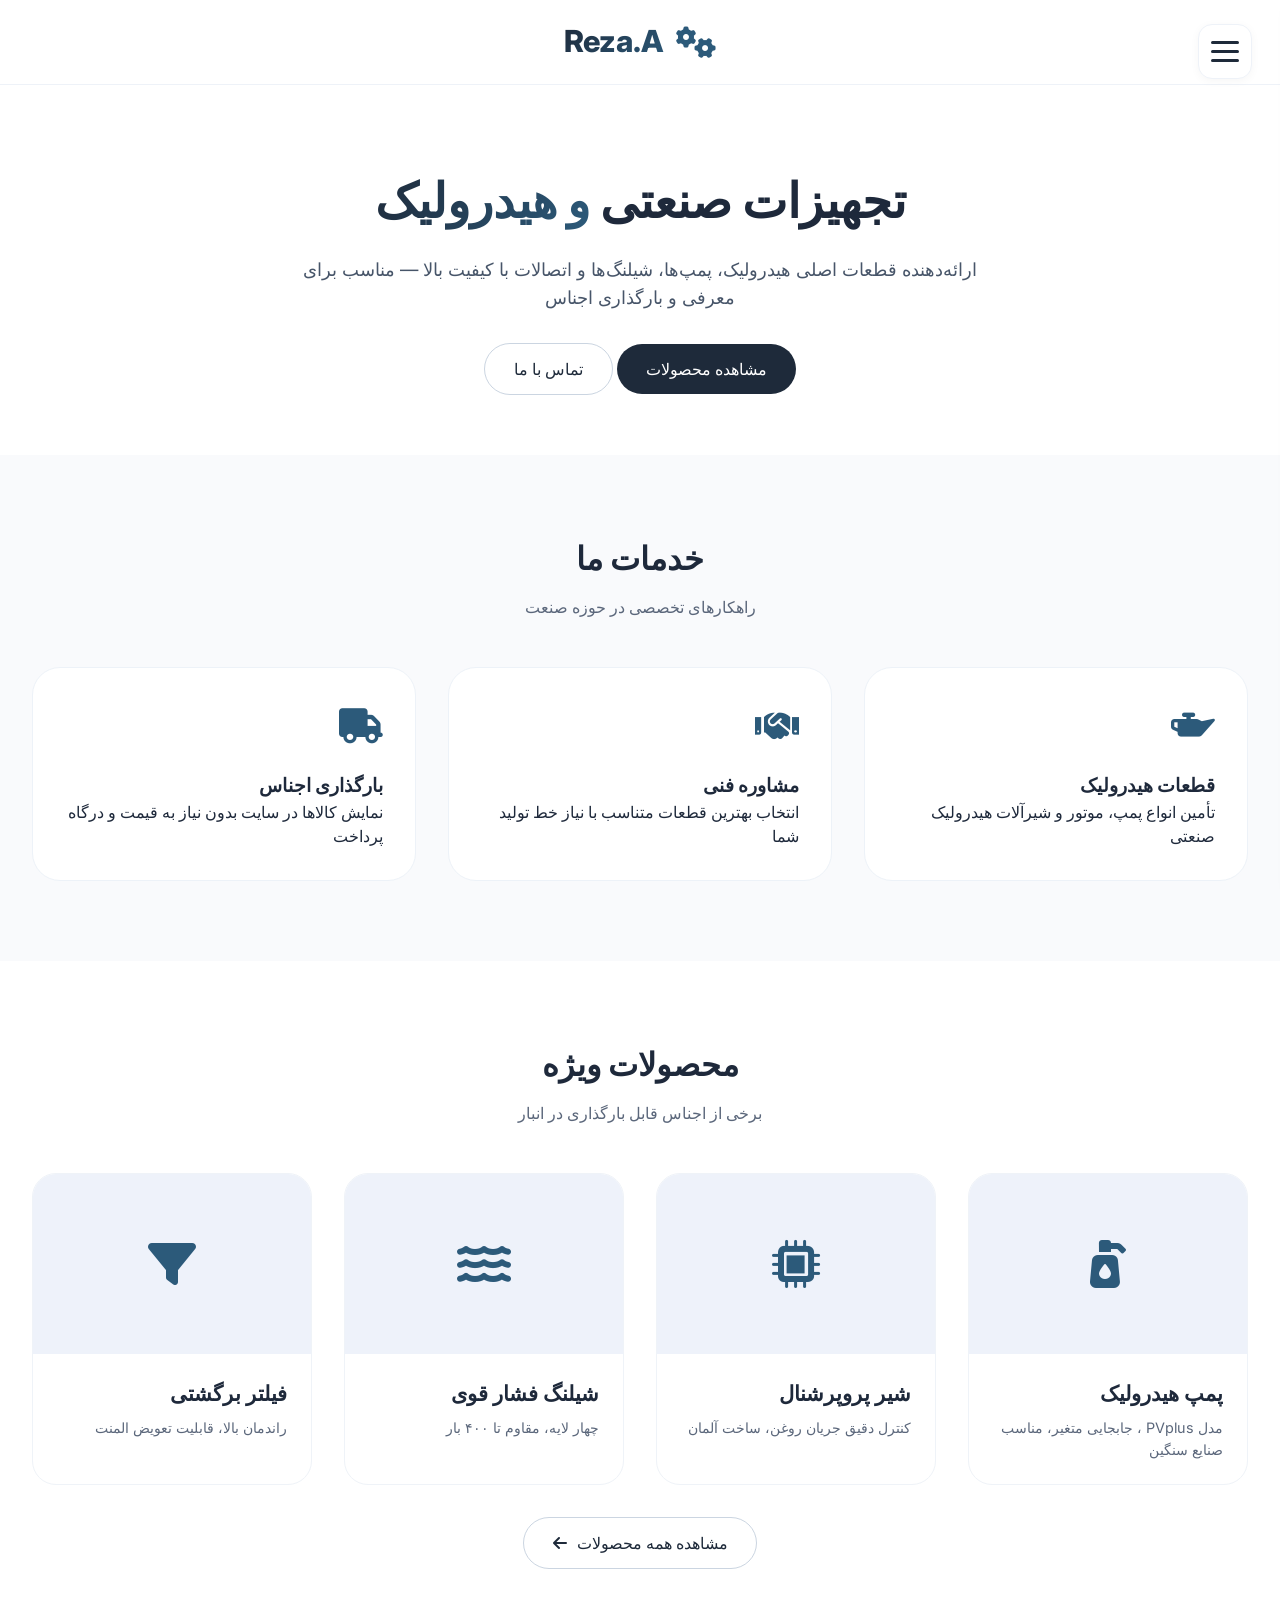
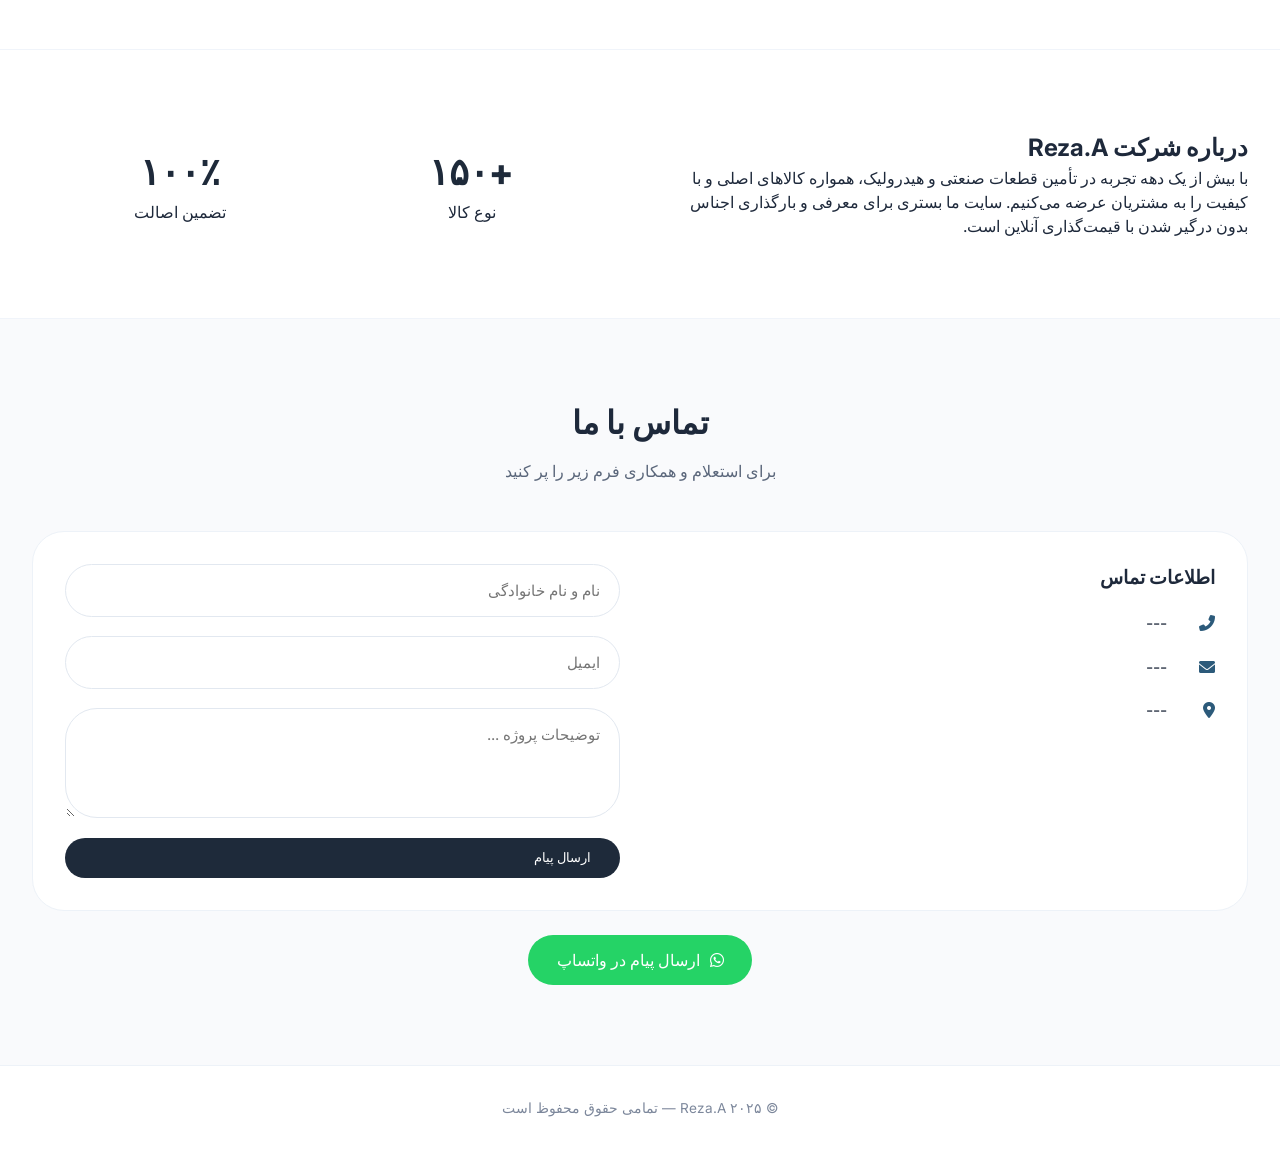
<file: index.html>
<!DOCTYPE html>
<html lang="fa" dir="rtl">
<head>
  <meta charset="UTF-8">
  <meta name="viewport" content="width=device-width, initial-scale=1.0">
  <title>Reza.A | طراحی وب حرفه‌ای</title>
  <!-- favicon (آیکون تب) -->
  <link rel="icon" type="image/svg+xml" href="data:image/svg+xml,%3Csvg xmlns='http://www.w3.org/2000/svg' viewBox='0 0 24 24' fill='%232c5a7a'%3E%3Cpath d='M19.14 7.5A9.94 9.94 0 0 1 21 12c0 5.52-4.48 10-10 10S1 17.52 1 12 5.48 2 11 2c1.6 0 3.12.38 4.48 1.05L13.5 5.5 17 9l2.14-1.5zM15 7.5L12 4.5 9 7.5l3 3 3-3z'/%3E%3C/svg%3E">
  <link rel="stylesheet" href="style.css">
  <link rel="stylesheet" href="https://cdnjs.cloudflare.com/ajax/libs/font-awesome/6.0.0-beta3/css/all.min.css">
  <link href="https://fonts.googleapis.com/css2?family=Inter:opsz,wght@14..32,300;400;500;600;700;800&display=swap" rel="stylesheet">
</head>
<body>

<div class="hamburger" id="hamburger">
  <div class="bar"></div>
  <div class="bar"></div>
  <div class="bar"></div>
</div>

<aside class="sidebar" id="sidebar">
  <div class="sidebar-close" id="sidebarClose">&times;</div>
  <nav class="sidebar-nav">
    <a href="#home"><i class="fas fa-home"></i> خانه</a>
    <a href="#services"><i class="fas fa-cogs"></i> خدمات</a>
    <a href="#products"><i class="fas fa-boxes"></i> محصولات</a>
    <a href="#about"><i class="fas fa-users"></i> درباره ما</a>
    <a href="#contact"><i class="fas fa-phone-alt"></i> تماس</a>
    <a href="products.html"><i class="fas fa-list-ul"></i> همه محصولات</a>
  </nav>
</aside>
<div class="overlay" id="overlay"></div>

<header class="main-header">
  <div class="container" style="display: flex; justify-content: center; align-items: center; gap: 12px;">
    <!-- آیکون جدید چرخ‌دنده صنعتی -->
    <i class="fas fa-cogs" style="font-size: 2rem; color: #2c5a7a;"></i>
    <div class="logo">Reza.A</div>
  </div>
</header>

<main>
  <section id="home" class="hero">
    <div class="container">
      <h1>تجهیزات صنعتی <span>و هیدرولیک</span></h1>
      <p>ارائه‌دهنده قطعات اصلی هیدرولیک، پمپ‌ها، شیلنگ‌ها و اتصالات با کیفیت بالا — مناسب برای معرفی و بارگذاری اجناس</p>
      <div class="hero-buttons">
        <a href="#products" class="btn btn-primary">مشاهده محصولات</a>
        <a href="#contact" class="btn btn-outline">تماس با ما</a>
      </div>
    </div>
  </section>

  <section id="services" class="services">
    <div class="container">
      <div class="section-title"><h2>خدمات ما</h2><p>راهکارهای تخصصی در حوزه صنعت</p></div>
      <div class="service-grid">
        <div class="service-card"><div class="service-icon"><i class="fas fa-oil-can"></i></div><h3>قطعات هیدرولیک</h3><p>تأمین انواع پمپ، موتور و شیرآلات هیدرولیک صنعتی</p></div>
        <div class="service-card"><div class="service-icon"><i class="fas fa-handshake"></i></div><h3>مشاوره فنی</h3><p>انتخاب بهترین قطعات متناسب با نیاز خط تولید شما</p></div>
        <div class="service-card"><div class="service-icon"><i class="fas fa-truck"></i></div><h3>بارگذاری اجناس</h3><p>نمایش کالاها در سایت بدون نیاز به قیمت و درگاه پرداخت</p></div>
      </div>
    </div>
  </section>

  <section id="products" class="products">
    <div class="container">
      <div class="section-title"><h2>محصولات ویژه</h2><p>برخی از اجناس قابل بارگذاری در انبار</p></div>
      <div class="product-grid">
        <div class="product-card"><div class="product-img"><i class="fas fa-pump-soap"></i></div><div class="product-info"><h3>پمپ هیدرولیک</h3><p>مدل PVplus ، جابجایی متغیر، مناسب صنایع سنگین</p></div></div>
        <div class="product-card"><div class="product-img"><i class="fas fa-microchip"></i></div><div class="product-info"><h3>شیر پروپرشنال</h3><p>کنترل دقیق جریان روغن، ساخت آلمان</p></div></div>
        <div class="product-card"><div class="product-img"><i class="fas fa-water"></i></div><div class="product-info"><h3>شیلنگ فشار قوی</h3><p>چهار لایه، مقاوم تا ۴۰۰ بار</p></div></div>
        <div class="product-card"><div class="product-img"><i class="fas fa-filter"></i></div><div class="product-info"><h3>فیلتر برگشتی</h3><p>راندمان بالا، قابلیت تعویض المنت</p></div></div>
      </div>
      <div class="text-center" style="margin-top: 2rem;"><a href="products.html" class="btn btn-outline">مشاهده همه محصولات <i class="fas fa-arrow-left"></i></a></div>
    </div>
  </section>

  <section id="about" class="about">
    <div class="container about-inner">
      <div class="about-text"><h2>درباره شرکت Reza.A</h2><p>با بیش از یک دهه تجربه در تأمین قطعات صنعتی و هیدرولیک، همواره کالاهای اصلی و با کیفیت را به مشتریان عرضه می‌کنیم. سایت ما بستری برای معرفی و بارگذاری اجناس بدون درگیر شدن با قیمت‌گذاری آنلاین است.</p></div>
      <div class="about-stats"><div class="stat"><div class="stat-number">+۱۵۰</div><p>نوع کالا</p></div><div class="stat"><div class="stat-number">۱۰۰٪</div><p>تضمین اصالت</p></div></div>
    </div>
  </section>

  <section id="contact" class="contact">
    <div class="container">
      <div class="section-title"><h2>تماس با ما</h2><p>برای استعلام و همکاری فرم زیر را پر کنید</p></div>
      <div class="contact-wrapper">
        <div class="contact-info">
          <h3>اطلاعات تماس</h3>
          <div class="contact-detail"><i class="fas fa-phone-alt"></i> <span>---</span></div>
          <div class="contact-detail"><i class="fas fa-envelope"></i> <span>---</span></div>
          <div class="contact-detail"><i class="fas fa-map-marker-alt"></i> <span>---</span></div>
        </div>
        <form class="contact-form" id="contactForm">
          <input type="text" id="contactName" placeholder="نام و نام خانوادگی" required>
          <input type="email" id="contactEmail" placeholder="ایمیل" required>
          <textarea id="contactMessage" rows="4" placeholder="توضیحات پروژه ..." required></textarea>
          <button type="submit" class="btn" style="background:#1e2a3a;">ارسال پیام</button>
        </form>
      </div>
      <div class="whatsapp-link-container" style="text-align: center; margin-top: 1.5rem;">
        <a href="https://wa.me/989307211787?text=سلام%20من%20از%20سایت%20Reza.A%20پیام%20می‌دهم" target="_blank" class="btn btn-outline" style="background:#25D366; color:white; border:none;">
          <i class="fab fa-whatsapp"></i> ارسال پیام در واتساپ
        </a>
      </div>
    </div>
  </section>
</main>

<footer>
  <div class="container"><p>© ۲۰۲۵ Reza.A — تمامی حقوق محفوظ است</p></div>
</footer>

<script src="script.js"></script>
</body>
</html>
</file>
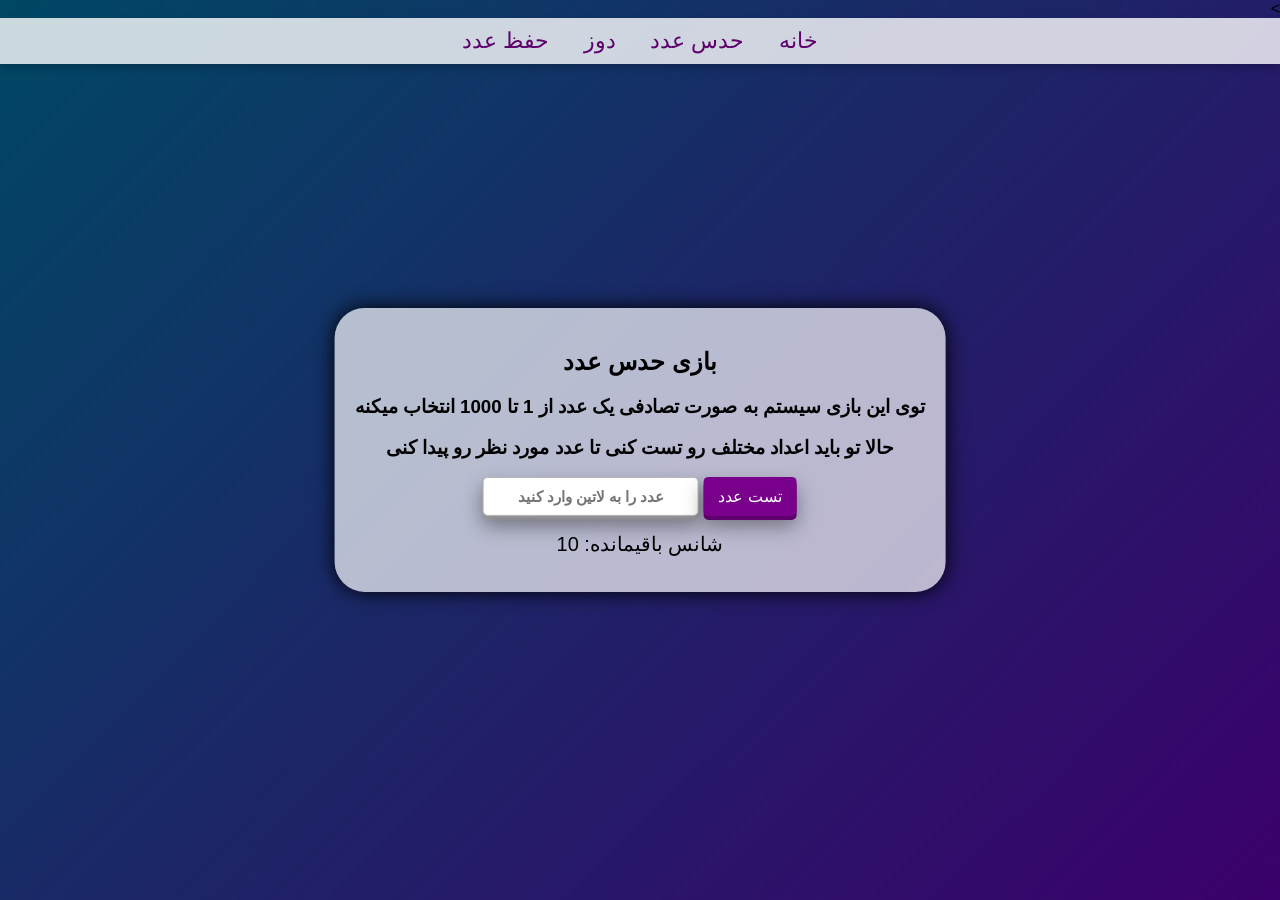
<file: game1.html>
<html>
<head>
    <meta name="viewport" content="width=device-width, initial-scale=1.0">
    <title>حدس عدد</title>
    <style>
        body{
            font-family: Arial, sans-serif;
            margin: 0;
            direction: rtl;
            background: linear-gradient(135deg, #004864, #3b006b, #004864, #3b006b, #004864, #3b006b);
            background-size: 500% 500%;
            animation: gradientShift 20s ease infinite;
        }
        @keyframes gradientShift {
            0% {
                background-position: 0% 50%;
            }
            50% {
                background-position: 100% 50%;
            }
            100% {
                background-position: 0% 50%;
            }
        }
        .ribon{
            background-color: #ffffffcc; 
            padding: 10px; 
            text-align: center; 
            box-shadow: 0 4px 8px rgba(0,0,0,0.2);
            transition: transform 0.3s ease, box-shadow 0.3s ease;
	    z-index: 1000;
	    position: fixed;
            top: 2%;
            left: 0;
            right: 0;
   	    z-index: 1000;
        }
        .ribon:hover {
            transform: translateY(0px);
            transform: scaleY(1.00);
            box-shadow: 0 16px 28px rgba(0, 0, 0, 0.448);
        }
        .hadsAdad {
            position: absolute;
            top: 50%;
            left: 50%;
            transform: translate(-50%, -50%);
            background: rgba(255, 255, 255, 0.691);
            box-shadow: 0 0 20px rgb(0, 0, 0);
            border-radius: 30px;
            text-align: center;
            padding: 20px;
            transition: transform 0.3s ease, box-shadow 0.3s ease;
            width: auto;
            height: auto;
        }
        .hadsAdad:hover{
            transform: translate(-50%, -50%) scale(1.01);
            box-shadow: 0 0 40px rgb(0, 0, 0);
        }
        input {
            font-size: 15px;
            color: #78008a;
            text-align: center;
            font-weight: bold;
            padding: 10px;
            border-radius: 5px;
            border: 1px solid rgb(181, 181, 181);
            box-shadow: 0 3px 3px #949494, 0 10px 20px rgba(0, 0, 0, 0.4);
        }
        #button1 {
            background-color: #78008a;
            color: white;
            border: none;
            padding: 10px 15px;
            font-size: 16px;
            cursor: pointer;
            border-radius: 5px;
            box-shadow: 0 4px 0 #5e006c, 0 10px 20px rgba(0, 0, 0, 0.4);
            transition: transform 0.25s ease-out, box-shadow 0.25s ease-out;
            transition: transform 0.3s ease, box-shadow 0.3s ease;
        }
        #button1:hover {
            transform: translateY(0px);
            transform: scale(1.05);
            box-shadow: 0 4px 0 #5e006c, 0 10px 20px rgba(0, 0, 0, 0.4);        
        }
        #button1:active {
            transform: translateY(0px);
            transform: scale(1.025);
            box-shadow: 0 4px 0 #5e006c, 0 10px 20px rgba(0, 0, 0, 0.4);        
        }
        #button2 {
            display: inline-block;
            text-decoration: none; 
            text-align: center;
            background-color: #c0c0c000;
            height: auto;
            color: #5e006c;
            border: none;
            font-size: 22px;
            cursor: pointer;
            border-radius: 5px;
            transition: transform 0.3s ease, box-shadow 0.3s ease;
        }
        #button2:hover {
            transform: translateY(0px);
            transform: scale(1.09);
        }
        #button2:active {
            transform: translateY(0px);
            transform: scale(1.025);
        }
        @media screen and (max-width: 768px) {
            body{
                font-family: Arial, sans-serif;
                margin: 0;
                direction: rtl;
                background: linear-gradient(135deg, #006f9b, #7f00a2, #006f9b, #7f00a2, #006f9b, #7f00a2);
                background-size: 500% 500%;
                animation: gradientShift 20s ease infinite;
            }
	    .ribon {
        	background-color: #ffffffcc;
        	padding: 8px 5px;
        	text-align: center;
        	box-shadow: 0 4px 8px rgba(0,0,0,0.2);
        	transition: transform 0.3s ease, box-shadow 0.3s ease;
        	position: fixed; 
        	top: 2%;      
        	left: 0;
        	right: 0;
        	z-index: 1000;
        	display: flex;      
        	flex-wrap: wrap;  
        	justify-content: center; 
        	gap: 10px;             
       		font-size: 16px;    
            }
            .hadsAdad{
                position: static;
                transform: none;
                margin: 60px auto 20px auto;
                width: 90%;
                background-color: rgba(255, 255, 255, 0.95);
                border-radius: 20px;
                box-shadow: 0 0 15px rgba(0, 0, 0, 0.3);
                padding: 20px;
            }
            .hadsAdad:hover{
                
                transform: none;
                box-shadow: 0 0 40px rgb(0, 0, 0);
            }
            h1, h2, h3, h4 {
                font-size: 90%;
            }
            input {
                width: 100%;
                font-size: 16px;
                margin-bottom: 10px;
            }
            #button1 {
                width: auto;
                height: auto;
                padding: 10px;
                font-size: 18px;
            }
            #button1:hover {
                transform: translateY(0px);
                transform: scale(1);
                box-shadow: 0 4px 0 #5e006c, 0 10px 20px rgba(0, 0, 0, 0.4);
            }
            #button2:hover {
                transform: translateY(0px);
                transform: scale(1);
            }
        }
    </style>
</head>>
<body>
    <div class="ribon">
        <a href="index.html" id="button2" style="margin: 0 15px;">خانه</a>
        <a href="game1.html" id="button2" style="margin: 0 15px;">حدس عدد</a>
        <a href="game2.html" id="button2" style="margin: 0 15px;">دوز</a>
        <a href="game3.html" id="button2" style="margin: 0 15px;">حفظ عدد</a>
    </div>
    <div class="hadsAdad">
        <h2>بازی حدس عدد</h2>
        <h3>توی این بازی سیستم به صورت تصادفی یک عدد از 1 تا 1000 انتخاب میکنه</h3>
        <h3</h3>
        <h3>حالا تو باید اعداد مختلف رو تست کنی تا عدد مورد نظر رو پیدا کنی</h3>
        <button onclick="checkNum()" id="button1">تست عدد</button>
        <input id="x" placeholder="عدد را به لاتین وارد کنید">
        <p id="output"></p>
        <p id="shans"><span dir="ltr" style="font-size: 20px;">10 :شانس باقیمانده</span></p>
    </div>
    <script>
        let secretNumber = Number(Math.floor(Math.random() * 1000) + 1);
        let countShans = 10;
        function checkNum() {
            let userNumber = Number(document.getElementById("x").value);
            let outputMessage = document.getElementById("output");
            let outputShans = document.getElementById("shans");
            if (countShans > 0)
            {
                if (userNumber > 0 && userNumber < 1001)
                {
                    if (userNumber > secretNumber) 
                    {
                        --countShans;
                        outputMessage.textContent = "😳حاجی چخبرته!";
                        outputMessage.style.fontSize = "20px";
                        
                    }
                    if (userNumber < secretNumber) 
                    {
                        --countShans;
                        outputMessage.textContent = "🤦‍♂️ناموسا خیلی کمه";
                        outputMessage.style.fontSize = "20px";
                        
                    }
                    if (userNumber === secretNumber) 
                    {
                        --countShans;
                        outputMessage.textContent = "😂چه عجب درست زدی";
                        outputMessage.style.fontSize = "20px";
                    }
                    else if (countShans <= 0)
                    {
                        outputMessage.textContent = "باید عدد: " + secretNumber + " رو انتخاب میکردی ";
                        outputMessage.style.fontSize = "20px";
                    }
                    
                    outputShans.style.fontSize = 18;
                    outputShans.textContent = "شانس باقیمانده: " + countShans;
                    outputShans.style.fontSize = "20px";
                }
            }
            
        }
    </script>
</body>
</html>
</file>
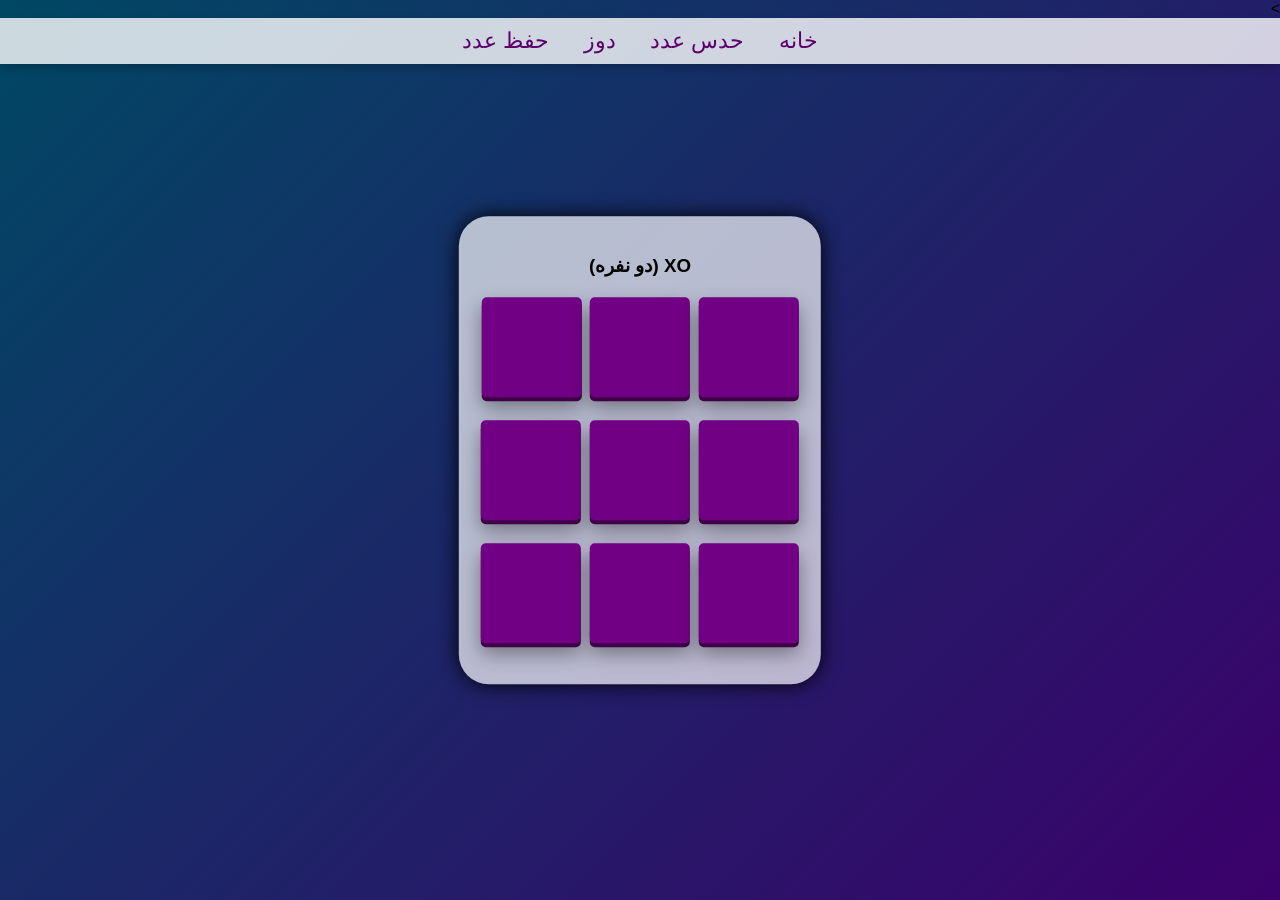
<file: game2.html>
<html>
<head>
    <meta name="viewport" content="width=device-width, initial-scale=1.0">
    <title>دوز</title>
    <style>
        body{
            font-family: Arial, sans-serif;
            margin: 0;
            direction: rtl;
            background: linear-gradient(135deg, #004864, #3b006b, #004864, #3b006b, #004864, #3b006b);
            background-size: 500% 500%;
            animation: gradientShift 20s ease infinite;
        }
        @keyframes gradientShift {
            0% {
                background-position: 0% 50%;
            }
            50% {
                background-position: 100% 50%;
            }
            100% {
                background-position: 0% 50%;
            }
        }
        .ribon{
            background-color: #ffffffcc; 
            padding: 10px; 
            text-align: center; 
            box-shadow: 0 4px 8px rgba(0,0,0,0.2);
            transition: transform 0.3s ease, box-shadow 0.3s ease;
	    z-index: 1000;
	    position: fixed;
            top: 2%;
            left: 0;
            right: 0;
   	    z-index: 1000;
        }
        .ribon:hover {
            transform: translateY(0px);
            transform: scaleY(1.00);
            box-shadow: 0 16px 28px rgba(0, 0, 0, 0.448);
        }
        .XO{
            position: absolute;
            top: 50%;
            left: 50%;
            transform: translate(-50%, -50%);
            background: rgba(255, 255, 255, 0.691);
            box-shadow: 0 0 20px rgb(0, 0, 0);
            border-radius: 30px;
            text-align: center;
            padding: 20px;
            transition: transform 0.3s ease, box-shadow 0.3s ease;
            width: auto;
            height: auto;
        }
        .XO:hover {
            transform: translate(-50%, -50%) scale(1.01);
            box-shadow: 0 0 40px rgb(0, 0, 0);
        }
        #button2 {
            display: inline-block;
            text-decoration: none; 
            text-align: center;
            background-color: #c0c0c000;
            height: auto;
            color: #5e006c;
            border: none;
            font-size: 22px;
            cursor: pointer;
            border-radius: 5px;
            transition: transform 0.3s ease, box-shadow 0.3s ease;
        }
        #button2:hover {
            transform: translateY(0px);
            transform: scale(1.09);
        }
        #button2:active {
            transform: translateY(0px);
            transform: scale(1.025);
        }
        #buttonXO {
            background-color: #720084;
            color: #720084;
            border: none;
            width: 100px;
            height: 100px;
            font-size: 46px;
            cursor: pointer;
            border-radius: 5px;
            box-shadow: 0 4px 0 #3f0048, 0 10px 20px rgba(0, 0, 0, 0.4);
            margin: 2px;
            /* اضافه کردن انیمیشن نرم */
            transition: transform 1.25s ease-out, box-shadow 1.25s ease-out;
            transition: transform 0.3s ease, box-shadow 0.3s ease;
        }
        #buttonXO:hover {
            transform: translateY(0px);
            transform: scale(1.07);
            box-shadow: 0 4px 0 #4e005a, 0 10px 20px rgba(0, 0, 0, 0.4);
        }
        #buttonXO:active {
            transform: translateY(0px);
            transform: scale(1.035);
            box-shadow: 0 4px 0 #4e005a, 0 10px 20px rgba(0, 0, 0, 0.4);
        }
 
        @media screen and (max-width: 768px) {
            body{
                font-family: Arial, sans-serif;
                margin: 0;
                direction: rtl;
                background: linear-gradient(135deg, #006f9b, #7f00a2, #006f9b, #7f00a2, #006f9b, #7f00a2);
                background-size: 500% 500%;
                animation: gradientShift 20s ease infinite;
            }
	    .ribon {
        	background-color: #ffffffcc;
        	padding: 8px 5px;
        	text-align: center;
        	box-shadow: 0 4px 8px rgba(0,0,0,0.2);
        	transition: transform 0.3s ease, box-shadow 0.3s ease;
        	position: fixed;  
        	top: 2%;         
        	left: 0;
        	right: 0;
        	z-index: 1000;
        	display: flex;         
        	flex-wrap: wrap;        
        	justify-content: center; 
        	gap: 10px;              
       		font-size: 16px;       
            }
            .XO{
                position: static;
                transform: none;
                margin: 60px auto 20px auto;
                width: 90%;
                background-color: rgba(255, 255, 255, 0.95);
                border-radius: 20px;
                box-shadow: 0 0 15px rgba(0, 0, 0, 0.3);
                padding: 20px;
            }
            .XO:hover{
                transform: none;
                box-shadow: 0 0 40px rgb(0, 0, 0);
            }
            h1, h2, h3, h4 {
                font-size: 90%;
            }
            #button2:hover {
                transform: translateY(0px);
                transform: scale(1);
            }
            #buttonXO {
            width: 100px;
            height: 100px;
            font-size: 46px;
            box-shadow: 3px 3px 3px rgba(0, 0, 0, 0.659);
            }
            #buttonXO:hover {
                transform: translateY(0px);
                transform: scale(1);
                box-shadow: 3px 3px 3px rgba(0, 0, 0, 0.659);
            }
        }
    </style>
</head>>
<body>
	<div class="ribon">
        <a href="index.html" id="button2" style="margin: 0 15px;">خانه</a>
        <a href="game1.html" id="button2" style="margin: 0 15px;">حدس عدد</a>
        <a href="game2.html" id="button2" style="margin: 0 15px;">دوز</a>
        <a href="game3.html" id="button2" style="margin: 0 15px;">حفظ عدد</a>
    </div>
    <div class="XO">
        <h3><span dir="ltr">XO</span> (دو نفره)</h3>
        <button onclick="CheckXO(this); buttonXO1(); winXO()" id="buttonXO"">.</button>
        <button onclick="CheckXO(this); buttonXO2(); winXO()" id="buttonXO">.</button>
        <button onclick="CheckXO(this); buttonXO3(); winXO()" id="buttonXO">.</button>
        <h3></6>
        <button onclick="CheckXO(this); buttonXO4(); winXO()" id="buttonXO">.</button>
        <button onclick="CheckXO(this); buttonXO5(); winXO()" id="buttonXO">.</button>
        <button onclick="CheckXO(this); buttonXO6(); winXO()" id="buttonXO">.</button>
        <h3></6>
        <button onclick="CheckXO(this); buttonXO7(); winXO()" id="buttonXO">.</button>
        <button onclick="CheckXO(this); buttonXO8(); winXO()" id="buttonXO">.</button>
        <button onclick="CheckXO(this); buttonXO9(); winXO()" id="buttonXO">.</button>
    </div>
    <script>
        let countXO = 0;
        let board = [
            ["1", "2", "3"],
            ["4", "5", "6"],
            ["7", "8", "9"]
        ];
        function CheckXO(btn) {  
            if (countXO < 9)
            {         
                if (btn.innerText === ".") 
                {
                    if(countXO % 2 === 0)
                    {
                        btn.innerText = "X";
                        btn.style.color = "red";
                    }
                    if(countXO % 2 !== 0)
                    {
                        btn.innerText = "O";
                        btn.style.color = "blue";
                    }
                    countXO += 1;
                    
                }
            }
        }
        function winXO()
        {
            
            for (let countWin = 0; countWin < 3; ++countWin)
            {
                if (countXO < 9)
                {
                    if ((board[countWin][0] === board[countWin][1] && board[countWin][1] === board[countWin][2]) ||
                        (board[0][countWin] === board[1][countWin] && board[1][countWin] === board[2][countWin])) 
                    {
                        if(countXO % 2 !== 0){alert("X برنده بازیکن");}
                        else{alert("O برنده بازیکن");}
                        countXO += 9;
                    }
                }
                if (countXO < 9)
                {
                    if ((board[0][0] === board[1][1] && board[1][1] === board[2][2]) ||
                        (board[0][2] === board[1][1] && board[1][1] === board[2][0])) 
                    {
                        if(countXO % 2 !== 0){alert("X برنده بازیکن");}
                        else{alert("O برنده بازیکن");}
                        countXO += 9;
                    }
                }
            }
        }
        function buttonXO1(){
            if (countXO % 2 !== 0) {board[0][0] = "X"}
            if (countXO % 2 === 0) {board[0][0] = "O"}winXO()}
        function buttonXO2(){
            if (countXO % 2 !== 0) {board[0][1] = "X"}
            if (countXO % 2 === 0) {board[0][1] = "O"}winXO()}
        function buttonXO3(){
            if (countXO % 2 !== 0) {board[0][2] = "X"}
            if (countXO % 2 === 0) {board[0][2] = "O"}winXO()}
        function buttonXO4(){
            if (countXO % 2 !== 0) {board[1][0] = "X"}
            if (countXO % 2 === 0) {board[1][0] = "O"}winXO()}
        function buttonXO5(){
            if (countXO % 2 !== 0) {board[1][1] = "X"}
            if (countXO % 2 === 0) {board[1][1] = "O"}winXO()}
        function buttonXO6(){
            if (countXO % 2 !== 0) {board[1][2] = "X"}
            if (countXO % 2 === 0) {board[1][2] = "O"}winXO()}
        function buttonXO7(){
            if (countXO % 2 !== 0) {board[2][0] = "X"}
            if (countXO % 2 === 0) {board[2][0] = "O"}winXO()}
        function buttonXO8(){
            if (countXO % 2 !== 0) {board[2][1] = "X"}
            if (countXO % 2 === 0) {board[2][1] = "O"}winXO()}
        function buttonXO9(){
            if (countXO % 2 !== 0) {board[2][2] = "X"}
            if (countXO % 2 === 0) {board[2][2] = "O"}winXO()}
    </script>
</body>
</html>
</file>
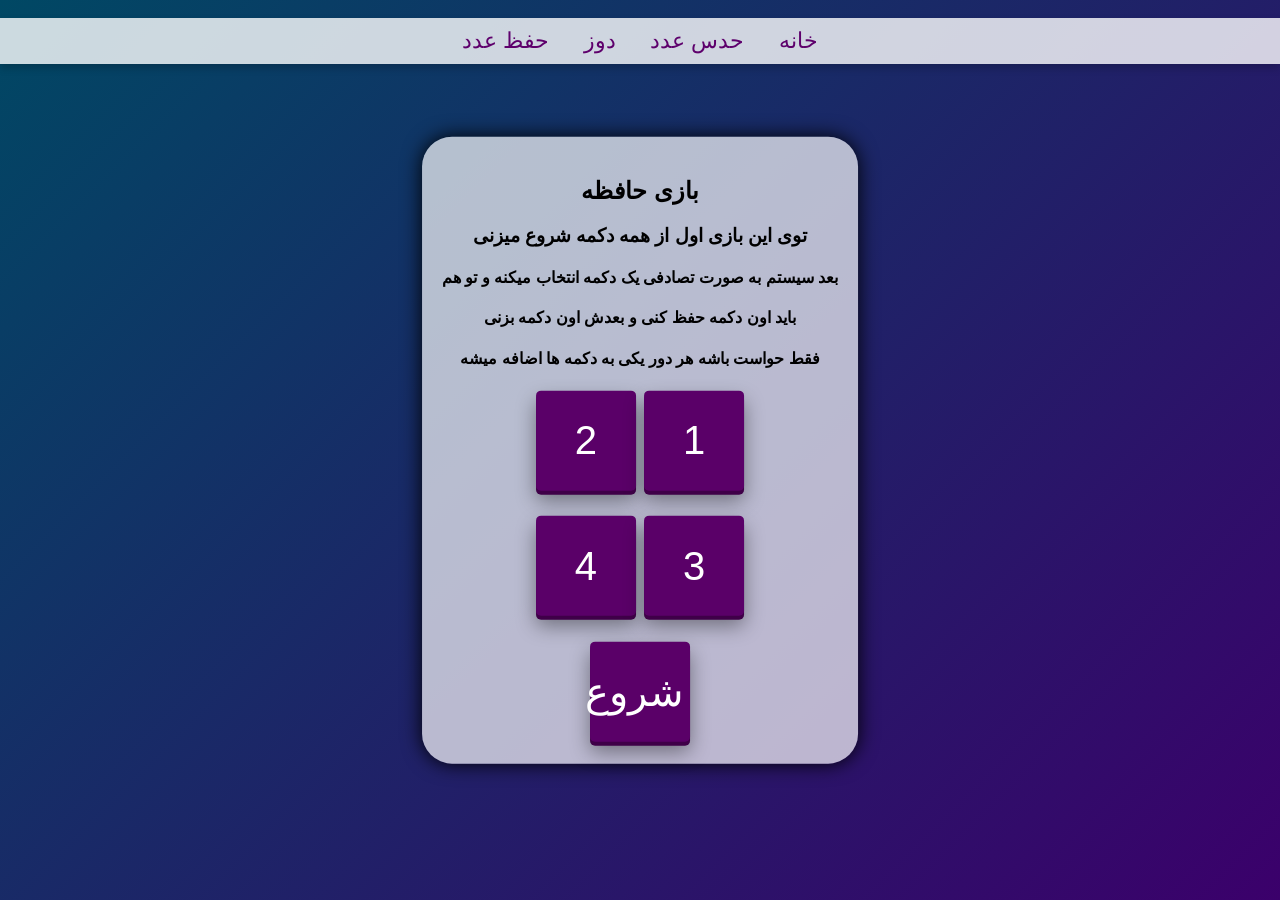
<file: game3.html>
<html>
<head>
    <meta name="viewport" content="width=device-width, initial-scale=1.0">
    <title>حفظ عدد</title>
    <style>
        body{
            font-family: Arial, sans-serif;
            margin: 0;
            direction: rtl;
            background: linear-gradient(135deg, #004864, #3b006b, #004864, #3b006b, #004864, #3b006b);
            background-size: 500% 500%;
            animation: imageback 20s ease infinite;
        }
        @keyframes imageback {
            0% { background-position: 0% 50%; }
            50% { background-position: 100% 50%; }
            100% { background-position: 0% 50%; }
        }
        @keyframes popUp {
            0% { transform: scale(1); }
            50% { transform: scale(1.3); }
            100% { transform: scale(1); }
        }
        .animate-pop {
            animation: popUp 0.5s ease;
        }
        .ribon{
            background-color: #ffffffcc; 
            padding: 10px; 
            text-align: center; 
            box-shadow: 0 4px 8px rgba(0,0,0,0.2);
            transition: transform 0.3s ease, box-shadow 0.3s ease;
	        z-index: 1000;
	        position: fixed;
            top: 2%;
            left: 0;
            right: 0;
   	        z-index: 1000;
        }
        .ribon:hover {
            transform: translateY(0px);
            transform: scaleY(1.00);
            box-shadow: 0 16px 28px rgba(0, 0, 0, 0.448);
        }
        .number{
            position: absolute;
            top: 50%;
            left: 50%;
            transform: translate(-50%, -50%);
            background: rgba(255, 255, 255, 0.691);
            box-shadow: 0 0 20px rgb(0, 0, 0);
            border-radius: 30px;
            text-align: center;
            padding: 20px;
            transition: transform 0.3s ease, box-shadow 0.3s ease;
        }
        .number:hover {
            transform: translate(-50%, -50%) scale(1.01);
            box-shadow: 0 0 40px rgb(0, 0, 0);
        }
        #button2 {
            display: inline-block;
            text-decoration: none;
            text-align: center;
            background-color: #c0c0c000;
            height: auto;
            color: #5e006c;
            border: none;
            font-size: 22px;
            cursor: pointer;
            border-radius: 5px;
            transition: transform 0.3s ease, box-shadow 0.3s ease;
        }
        #button2:hover {
            transform: scale(1.09);
        }
        #button2:active {
            transform: scale(1.025);
        }
        .buttonnumber {
            background-color: #5a0068;
            color: #fff;
            border: none;
            width: 100px;
            height: 100px;
            font-size: 40px;
            cursor: pointer;
            border-radius: 5px;
            box-shadow: 0 4px 0 #3f0048, 0 10px 20px rgba(0, 0, 0, 0.4);
            margin: 2px;
            transition: transform 0.3s ease, box-shadow 0.3s ease;
        }
        .buttonnumber:hover {
            transform: scale(1.07);
            box-shadow: 0 4px 0 #4e005a, 0 10px 20px rgba(0, 0, 0, 0.4);
        }
        .buttonnumber:active {
            transform: scale(1.035);
            box-shadow: 0 4px 0 #4e005a, 0 10px 20px rgba(0, 0, 0, 0.4);
        }

        @media screen and (max-width: 768px) {
            body{
                font-family: Arial, sans-serif;
                margin: 0;
                direction: rtl;
                background: linear-gradient(135deg, #006f9b, #7f00a2, #006f9b, #7f00a2, #006f9b, #7f00a2);
                background-size: 500% 500%;
                animation: imageback 20s ease infinite;
            }
	    .ribon {
        	background-color: #ffffffcc;
        	padding: 8px 5px;
        	text-align: center;
        	box-shadow: 0 4px 8px rgba(0,0,0,0.2);
        	transition: transform 0.3s ease, box-shadow 0.3s ease;
        	position: fixed; 
        	top: 2%;         
        	left: 0;
        	right: 0;
        	z-index: 1000;
        	display: flex;           
        	flex-wrap: wrap;       
        	justify-content: center; 
        	gap: 10px;        
       		font-size: 16px;    
            }
            .number{
                position: static;
                transform: none;
                margin: 70px auto 25px auto;
                width: 90%;
                background-color: rgba(255, 255, 255, 0.95);
                border-radius: 20px;
                box-shadow: 0 0 15px rgba(0, 0, 0, 0.3);
                padding: 20px;
            }
            .number:hover{
                
                transform: none;
                box-shadow: 0 0 40px rgb(0, 0, 0);
            }
            h1, h2, h3, h4 {
                font-size: 90%;
                margin-top: 5px;   /* فاصله بالا */
                margin-bottom: 5px; /* فاصله پایین */
            }
            #button2:hover {
                transform: scale(1);
            }
            .buttonnumber {
                width: 100px;
                height: 100px;
                font-size: 46px;
                box-shadow: 3px 3px 3px rgba(0, 0, 0, 0.659);
            }
            .buttonnumber:hover {
                transform: scale(1);
                box-shadow: 3px 3px 3px rgba(0, 0, 0, 0.814);
            }
        }
    </style>
</head>
<body>
    <div class="ribon">
        <a href="index.html" id="button2" style="margin: 0 15px;">خانه</a>
        <a href="game1.html" id="button2" style="margin: 0 15px;">حدس عدد</a>
        <a href="game2.html" id="button2" style="margin: 0 15px;">دوز</a>
        <a href="game3.html" id="button2" style="margin: 0 15px;">حفظ عدد</a>
    </div>
    <div class="number">
        <h2>بازی حافظه</h2>
        <h3>توی این بازی اول از همه دکمه شروع میزنی</h3>
        <h4>بعد سیستم به صورت تصادفی یک دکمه انتخاب میکنه و تو هم</h4>
        <h4>باید اون دکمه حفظ کنی و بعدش اون دکمه بزنی</h4>
        <h4>فقط حواست باشه هر دور یکی به دکمه ها اضافه میشه</h4>
        <button onclick="add1();" class="buttonnumber" id="buttonnumber1">1</button>
        <button onclick="add2();" class="buttonnumber" id="buttonnumber2">2</button>
        <h1></h1>
        <button onclick="add3();" class="buttonnumber" id="buttonnumber3">3</button>
        <button onclick="add4();" class="buttonnumber" id="buttonnumber4">4</button>
        <h1></h1>
        <button onclick="handleButtonClick();" class="buttonnumber" id="startCheckBtn">شروع</button>
    </div>  
    <script>
        let count = 0;
        let set = "";
        let original = "";
        let waitingForInput = false;
        function add1() { set += "1";}
        function add2() { set += "2";}
        function add3() { set += "3";}
        function add4() { set += "4";}
        function handleButtonClick() {
            const btn = document.getElementById("startCheckBtn");
            if (!waitingForInput) {
                set = "";
                let newNumber = Math.floor(Math.random() * 4) + 1;
                original += newNumber.toString();
                animateSequence(original, 0);
                waitingForInput = true;
                btn.textContent = "بررسی";
            } else {
                if (set === original) {
                    set = "";
                    let newNumber = Math.floor(Math.random() * 4) + 1;
                    original += newNumber.toString();
                    animateSequence(original, 0);
                    count += 1;
                } else {
                    alert("حبیبی باختی که!");
                    alert("امتیاز:"+ count);
                    btn.textContent = "شروع";
                    original = "";
                    set = "";
                }
                waitingForInput = true;
            }
        }
        function animateSequence(seq, pos) {
            if (pos >= seq.length) return;
            let btnId = "buttonnumber" + seq[pos];
            let btn = document.getElementById(btnId);
            if (btn) {
                btn.classList.add("animate-pop");
                setTimeout(() => {
                    btn.classList.remove("animate-pop");
                    setTimeout(() => {
                        animateSequence(seq, pos + 1);
                    }, 300);
                }, 600);
            } else {
                animateSequence(seq, pos + 1);
            }
        }
    </script>
</body>
</html>
</file>
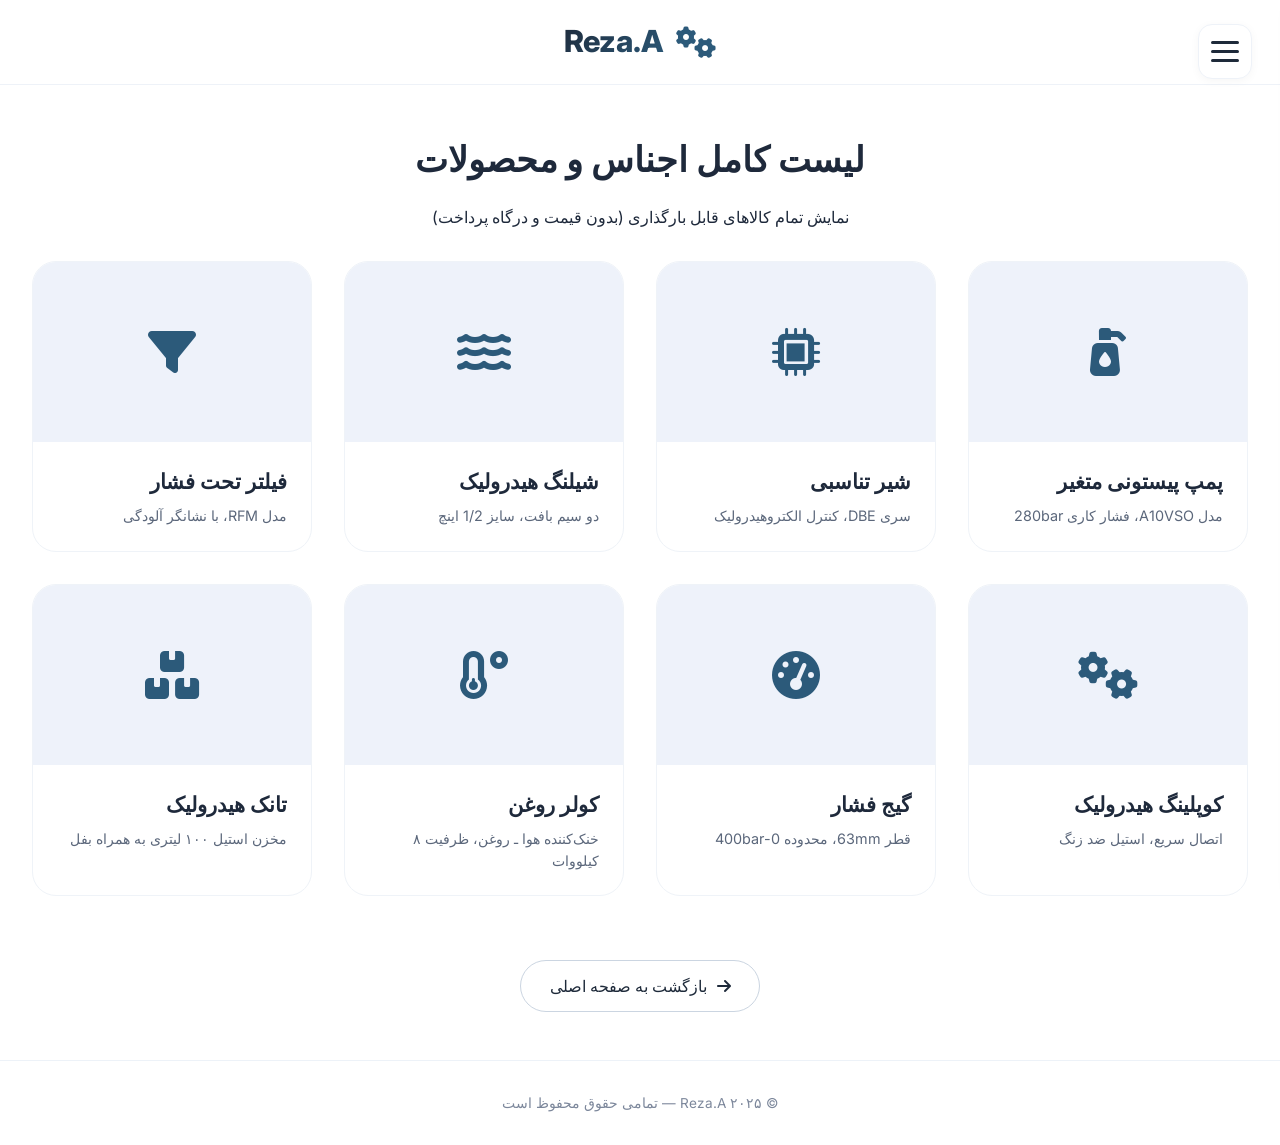
<file: portfolio.html>
<!DOCTYPE html>
<html lang="fa" dir="rtl">
<head>
  <meta charset="UTF-8">
  <meta name="viewport" content="width=device-width, initial-scale=1.0">
  <title>همه محصولات | Reza.A</title>
  <!-- favicon (آیکون تب) -->
  <link rel="icon" type="image/svg+xml" href="data:image/svg+xml,%3Csvg xmlns='http://www.w3.org/2000/svg' viewBox='0 0 24 24' fill='%232c5a7a'%3E%3Cpath d='M19.14 7.5A9.94 9.94 0 0 1 21 12c0 5.52-4.48 10-10 10S1 17.52 1 12 5.48 2 11 2c1.6 0 3.12.38 4.48 1.05L13.5 5.5 17 9l2.14-1.5zM15 7.5L12 4.5 9 7.5l3 3 3-3z'/%3E%3C/svg%3E">
  <link rel="stylesheet" href="style.css">
  <link rel="stylesheet" href="https://cdnjs.cloudflare.com/ajax/libs/font-awesome/6.0.0-beta3/css/all.min.css">
  <link href="https://fonts.googleapis.com/css2?family=Inter:opsz,wght@14..32,300;400;500;600;700;800&display=swap" rel="stylesheet">
  <style>
    /* استایل مخصوص صفحه محصولات (تکمیل‌کننده استایل اصلی) */
    .page-title { text-align: center; margin: 3rem 0 1rem; }
    .page-title h1 { font-size: 2.2rem; }
    .product-grid-full {
      display: grid; grid-template-columns: repeat(auto-fill, minmax(280px,1fr));
      gap: 2rem; margin: 2rem 0 4rem;
    }
    .back-link { text-align: center; margin-bottom: 3rem; }
  </style>
</head>
<body>

<div class="hamburger" id="hamburger">
  <div class="bar"></div>
  <div class="bar"></div>
  <div class="bar"></div>
</div>

<aside class="sidebar" id="sidebar">
  <div class="sidebar-close" id="sidebarClose">&times;</div>
  <nav class="sidebar-nav">
    <a href="index.html#home"><i class="fas fa-home"></i> خانه</a>
    <a href="index.html#services"><i class="fas fa-cogs"></i> خدمات</a>
    <a href="products.html"><i class="fas fa-boxes"></i> همه محصولات</a>
    <a href="index.html#about"><i class="fas fa-users"></i> درباره ما</a>
    <a href="index.html#contact"><i class="fas fa-phone-alt"></i> تماس</a>
  </nav>
</aside>
<div class="overlay" id="overlay"></div>

<header class="main-header">
  <div class="container" style="display: flex; justify-content: center; align-items: center; gap: 12px;">
    <!-- آیکون جدید چرخ‌دنده صنعتی -->
    <i class="fas fa-cogs" style="font-size: 2rem; color: #2c5a7a;"></i>
    <div class="logo">Reza.A</div>
  </div>
</header>

<main>
  <div class="container">
    <div class="page-title">
      <h1>لیست کامل اجناس و محصولات</h1>
      <p>نمایش تمام کالاهای قابل بارگذاری (بدون قیمت و درگاه پرداخت)</p>
    </div>
    <div class="product-grid-full">
      <div class="product-card"><div class="product-img"><i class="fas fa-pump-soap"></i></div><div class="product-info"><h3>پمپ پیستونی متغیر</h3><p>مدل A10VSO، فشار کاری 280bar</p></div></div>
      <div class="product-card"><div class="product-img"><i class="fas fa-microchip"></i></div><div class="product-info"><h3>شیر تناسبی</h3><p>سری DBE، کنترل الکتروهیدرولیک</p></div></div>
      <div class="product-card"><div class="product-img"><i class="fas fa-water"></i></div><div class="product-info"><h3>شیلنگ هیدرولیک</h3><p>دو سیم بافت، سایز 1/2 اینچ</p></div></div>
      <div class="product-card"><div class="product-img"><i class="fas fa-filter"></i></div><div class="product-info"><h3>فیلتر تحت فشار</h3><p>مدل RFM، با نشانگر آلودگی</p></div></div>
      <div class="product-card"><div class="product-img"><i class="fas fa-cogs"></i></div><div class="product-info"><h3>کوپلینگ هیدرولیک</h3><p>اتصال سریع، استیل ضد زنگ</p></div></div>
      <div class="product-card"><div class="product-img"><i class="fas fa-tachometer-alt"></i></div><div class="product-info"><h3>گیج فشار</h3><p>قطر 63mm، محدوده 0-400bar</p></div></div>
      <div class="product-card"><div class="product-img"><i class="fas fa-temperature-low"></i></div><div class="product-info"><h3>کولر روغن</h3><p>خنک‌کننده هوا ـ روغن، ظرفیت ۸ کیلووات</p></div></div>
      <div class="product-card"><div class="product-img"><i class="fas fa-boxes"></i></div><div class="product-info"><h3>تانک هیدرولیک</h3><p>مخزن استیل ۱۰۰ لیتری به همراه بفل</p></div></div>
    </div>
    <div class="back-link"><a href="index.html" class="btn btn-outline"><i class="fas fa-arrow-right"></i> بازگشت به صفحه اصلی</a></div>
  </div>
</main>

<footer>
  <div class="container"><p>© ۲۰۲۵ Reza.A — تمامی حقوق محفوظ است</p></div>
</footer>

<script src="script.js"></script>
</body>
</html>
</file>
<file: style.css>
* {
  margin: 0;
  padding: 0;
  box-sizing: border-box;
}

body {
  font-family: 'Inter', sans-serif;
  background: #ffffff;
  color: #1e293b;
  line-height: 1.5;
  direction: rtl;
}

.container {
  max-width: 1280px;
  margin: 0 auto;
  padding: 0 32px;
}

/* هدر و منوی همبرگری */
.hamburger {
  position: fixed;
  top: 24px;
  right: 28px;
  z-index: 110;
  background: #fff;
  padding: 10px 12px;
  border-radius: 14px;
  box-shadow: 0 2px 10px rgba(0,0,0,0.04);
  cursor: pointer;
  border: 1px solid #eef2f8;
}
.hamburger .bar {
  width: 28px;
  height: 3px;
  background: #1e2a3a;
  margin: 6px 0;
  border-radius: 4px;
}

.sidebar {
  position: fixed;
  top: 0;
  right: -320px;
  width: 300px;
  height: 100%;
  background: #fff;
  box-shadow: -4px 0 24px rgba(0,0,0,0.05);
  z-index: 120;
  transition: right 0.3s ease;
  padding: 80px 28px 32px;
  border-left: 1px solid #eef2f8;
}
.sidebar.open {
  right: 0;
}
.sidebar-close {
  position: absolute;
  top: 20px;
  left: 24px;
  font-size: 32px;
  cursor: pointer;
  color: #7e8b9e;
}
.sidebar-nav {
  display: flex;
  flex-direction: column;
  gap: 28px;
}
.sidebar-nav a {
  text-decoration: none;
  font-size: 1.2rem;
  font-weight: 500;
  color: #1e2a3a;
  padding: 8px 0;
  border-bottom: 1px solid #eff3f8;
  display: flex;
  align-items: center;
  gap: 12px;
}
.sidebar-nav a i {
  width: 28px;
  color: #2c5a7a;
}
.sidebar-nav a:hover {
  color: #0066cc;
  padding-right: 6px;
}

.overlay {
  position: fixed;
  top: 0;
  left: 0;
  width: 100%;
  height: 100%;
  background: rgba(0,0,0,0.3);
  backdrop-filter: blur(3px);
  z-index: 115;
  opacity: 0;
  visibility: hidden;
  transition: 0.25s;
}
.overlay.active {
  opacity: 1;
  visibility: visible;
}

.main-header {
  padding: 1.2rem 0;
  border-bottom: 1px solid #eef2f8;
  background: white;
  text-align: center;
}
.logo {
  font-size: 1.9rem;
  font-weight: 800;
  background: linear-gradient(135deg, #1e2a3a, #2c5a7a);
  -webkit-background-clip: text;
  background-clip: text;
  color: transparent;
}

/* Hero */
.hero {
  padding: 80px 0 60px;
  text-align: center;
}
h1 {
  font-size: 3rem;
  font-weight: 700;
  margin-bottom: 1.2rem;
}
h1 span {
  background: linear-gradient(120deg, #1e2a3a, #2c5a7a);
  -webkit-background-clip: text;
  background-clip: text;
  color: transparent;
}
.hero p {
  font-size: 1.15rem;
  color: #475569;
  max-width: 700px;
  margin: 0 auto 2rem;
}

.btn {
  display: inline-flex;
  align-items: center;
  gap: 10px;
  background: #1e2a3a;
  color: white;
  padding: 0.8rem 1.8rem;
  border-radius: 40px;
  text-decoration: none;
  font-weight: 500;
  transition: 0.2s;
  border: none;
  cursor: pointer;
}
.btn-outline {
  background: transparent;
  border: 1px solid #cbd5e1;
  color: #1e2a3a;
}
.btn-outline:hover {
  background: #f8fafc;
}
.btn-primary:hover {
  transform: translateY(-2px);
  box-shadow: 0 10px 20px -8px rgba(0,0,0,0.1);
}

/* خدمات */
.services {
  padding: 80px 0;
  background: #f9fafc;
}
.section-title {
  text-align: center;
  margin-bottom: 3rem;
}
.section-title h2 {
  font-size: 2rem;
  margin-bottom: 0.75rem;
}
.section-title p {
  color: #5b677b;
  max-width: 580px;
  margin: 0 auto;
}
.service-grid {
  display: grid;
  grid-template-columns: repeat(auto-fit, minmax(280px,1fr));
  gap: 2rem;
}
.service-card {
  background: white;
  padding: 2rem;
  border-radius: 28px;
  border: 1px solid #edf2f8;
  transition: 0.25s;
}
.service-card:hover {
  transform: translateY(-5px);
  box-shadow: 0 20px 30px -12px rgba(0,0,0,0.06);
}
.service-icon {
  font-size: 2.2rem;
  color: #2c5a7a;
  margin-bottom: 1.2rem;
}

/* محصولات */
.products {
  padding: 80px 0;
}
.product-grid {
  display: grid;
  grid-template-columns: repeat(auto-fill, minmax(280px,1fr));
  gap: 2rem;
}
.product-card {
  background: white;
  border-radius: 24px;
  border: 1px solid #eff3f8;
  overflow: hidden;
  transition: 0.2s;
}
.product-card:hover {
  transform: translateY(-4px);
  box-shadow: 0 12px 24px -12px rgba(0,0,0,0.08);
}
.product-img {
  background: #eef2fa;
  height: 180px;
  display: flex;
  align-items: center;
  justify-content: center;
  color: #2c5a7a;
  font-size: 3rem;
}
.product-info {
  padding: 1.5rem;
}
.product-info h3 {
  margin-bottom: 0.5rem;
  font-size: 1.3rem;
}
.product-info p {
  color: #5b677b;
  font-size: 0.9rem;
}

/* درباره */
.about {
  padding: 80px 0;
  background: #fff;
  border-top: 1px solid #f0f4fa;
  border-bottom: 1px solid #f0f4fa;
}
.about-inner {
  display: flex;
  gap: 3rem;
  flex-wrap: wrap;
  align-items: center;
}
.about-text {
  flex: 1;
}
.about-stats {
  flex: 1;
  display: flex;
  justify-content: space-around;
}
.stat {
  text-align: center;
}
.stat-number {
  font-size: 2.3rem;
  font-weight: 800;
  color: #1e2a3a;
}

/* تماس */
.contact {
  padding: 80px 0;
  background: #f9fafc;
}
.contact-wrapper {
  display: grid;
  grid-template-columns: 1fr 1fr;
  gap: 2.5rem;
  background: white;
  border-radius: 32px;
  padding: 2rem;
  border: 1px solid #edf2f8;
}
.contact-detail {
  display: flex;
  align-items: center;
  gap: 1rem;
  margin: 1.2rem 0;
}
.contact-detail i {
  width: 32px;
  color: #2c5a7a;
}
.contact-form {
  display: flex;
  flex-direction: column;
  gap: 1.2rem;
}
.contact-form input,
.contact-form textarea {
  padding: 1rem 1.2rem;
  border: 1px solid #e2e8f0;
  border-radius: 32px;
  font-family: inherit;
  font-size: 0.95rem;
}
.contact-form input:focus,
.contact-form textarea:focus {
  outline: none;
  border-color: #1e2a3a;
  box-shadow: 0 0 0 3px rgba(30,42,58,0.08);
}

footer {
  padding: 2rem 0;
  text-align: center;
  border-top: 1px solid #edf2f8;
  color: #7c879b;
  font-size: 0.85rem;
}

.text-center {
  text-align: center;
}

@media (max-width: 768px) {
  .container {
    padding: 0 20px;
  }
  h1 {
    font-size: 2.2rem;
  }
  .contact-wrapper {
    grid-template-columns: 1fr;
  }
  .hamburger {
    top: 18px;
    right: 18px;
  }
}
</file>
